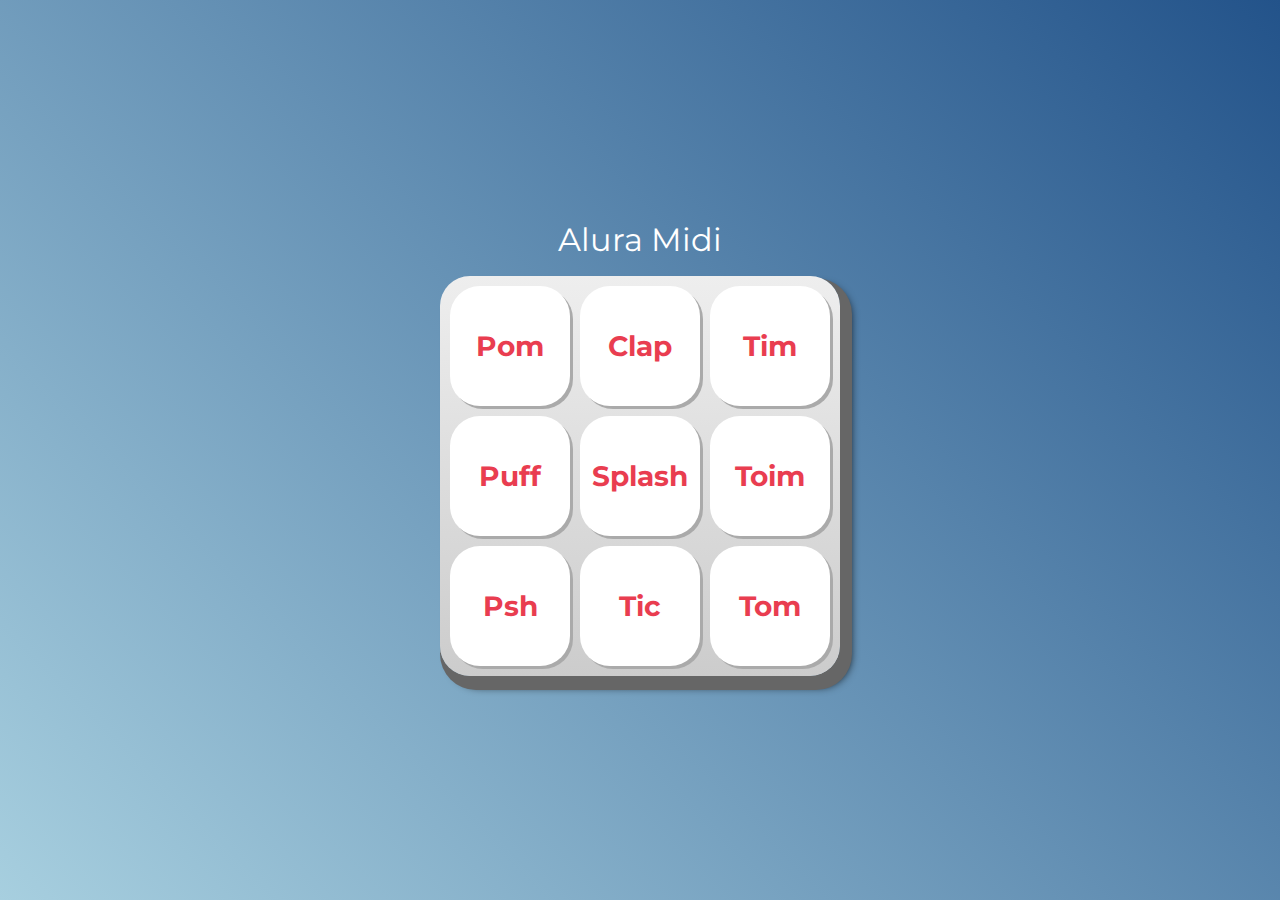
<file: Alura midi/index.html>
<!DOCTYPE html>
<html lang="pt-BR">
<head>
    <meta charset="UTF-8">
    <meta http-equiv="X-UA-Compatible" content="IE=edge">
    <meta name="viewport" content="width=device-width, initial-scale=1.0">

    <title>Alura MIDI</title>

    <link rel="preconnect" href="https://fonts.googleapis.com">
    <link rel="preconnect" href="https://fonts.gstatic.com" crossorigin>
    <link href="https://fonts.googleapis.com/css2?family=Montserrat:wght@500;600&display=swap" rel="stylesheet">

    <link rel="icon" type="image/png" href="images/bateria.png">
    <link rel="stylesheet" href="css/reset.css">
    <link rel="stylesheet" href="css/estilos.css">

</head>
<body>

    <h1>Alura Midi</h1>

    <section class="teclado">
        <button class="tecla tecla_pom">Pom</button>
        <button class="tecla tecla_clap">Clap</button>
        <button class="tecla tecla_tim">Tim</button>

        <button class="tecla tecla_puff">Puff</button>  
        <button class="tecla tecla_splash">Splash</button>
        <button class="tecla tecla_toim">Toim</button>

        <button class="tecla tecla_psh">Psh</button>
        <button class="tecla tecla_tic">Tic</button>
        <button class="tecla tecla_tom">Tom</button>
    </section>

    <audio src="sounds/keyq.wav" id="som_tecla_pom"></audio>
    <audio src="sounds/keyw.wav" id="som_tecla_clap"></audio>
    <audio src="sounds/keye.wav" id="som_tecla_tim"></audio>
    <audio src="sounds/keya.wav" id="som_tecla_puff"></audio>
    <audio src="sounds/keys.wav" id="som_tecla_splash"></audio>
    <audio src="sounds/keyd.wav" id="som_tecla_toim"></audio>
    <audio src="sounds/keyz.wav" id="som_tecla_psh"></audio>
    <audio src="sounds/keyx.wav" id="som_tecla_tic"></audio>
    <audio src="sounds/keyc.wav" id="som_tecla_tom"></audio>

    <script src="main.js"></script>
</body>
</html>
</file>
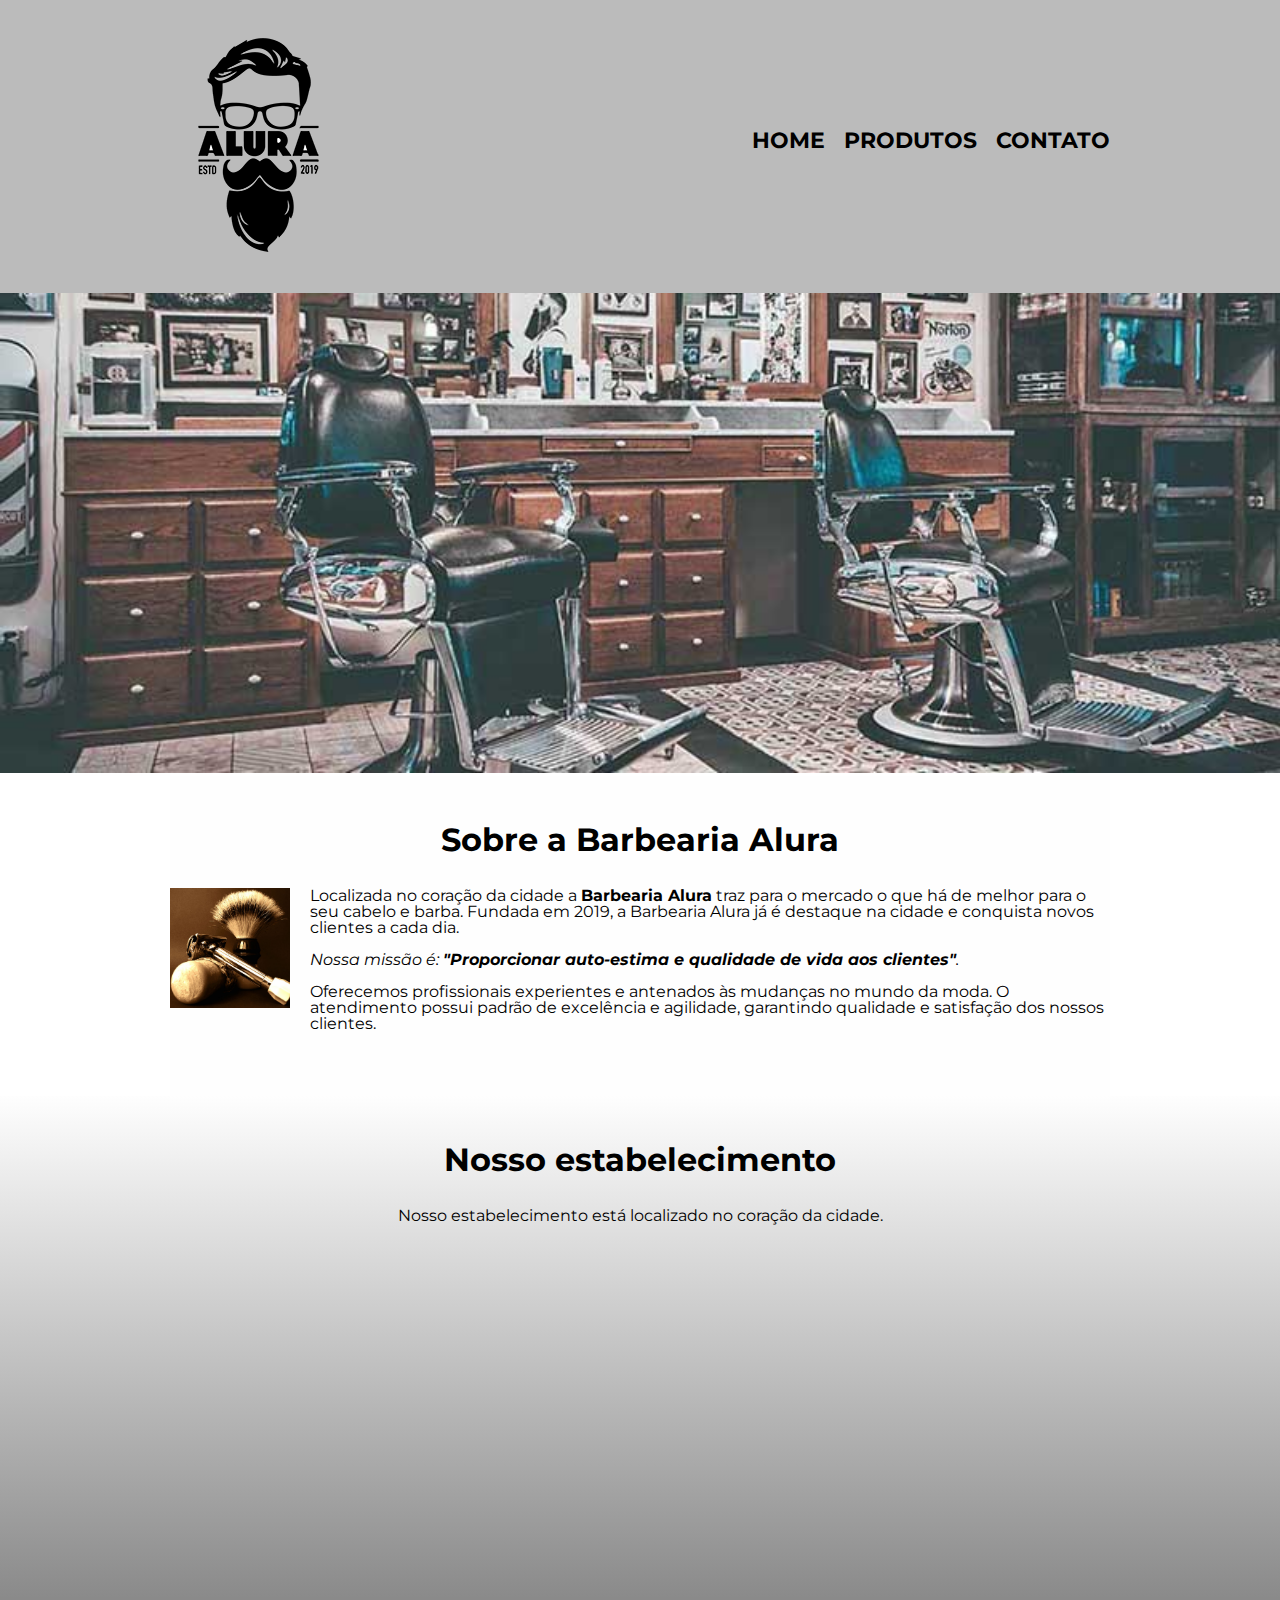
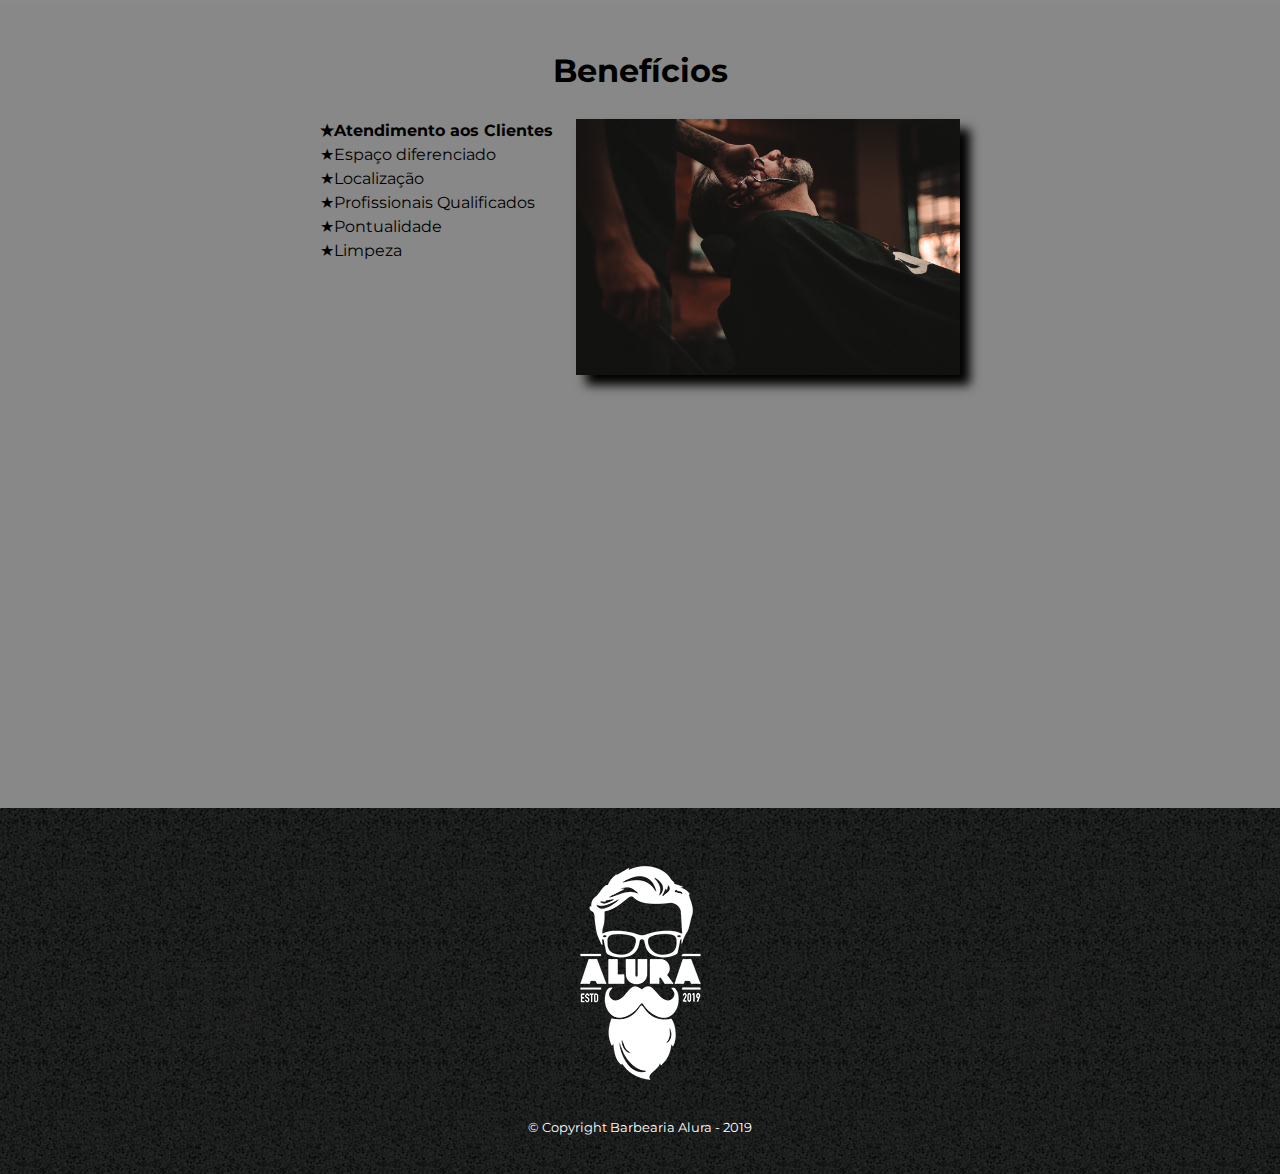
<file: HTML e CSS/HTML e CSS parte 1 crie uma pagina web/index.html>
<!DOCTYPE html>
<html lang="pt-br">
	<head>
		<meta charset="UTF-8">
		<meta http-equiv="X-UA-Compatible" content="IE=edge">
    	<meta name="viewport" content="width=device-width initial-scale=1.0">
		<title>Barbearia Alura</title>

		<link rel="stylesheet" href="reset.css">
		<link rel="stylesheet" href="style.css">
		<link href="https://fonts.googleapis.com/css?family=Montserrat&display=swap" rel="stylesheet">
	</head>

	<body>
		<header>
			<div class="caixa">
				<h1><img src="logo.png"></h1>

				<nav>
					<ul>
						<li><a href="index.html">Home</a></li>
						<li><a href="produtos.html">Produtos</a></li>
						<li><a href="contato.html">Contato</a></li>
					</ul>
				</nav>
			</div>
		</header>

		<img class="banner" src="banner.jpg">

		<main>
			<section class="principal">
				<h2 class="titulo-principal">Sobre a Barbearia Alura</h2>

				<img class="utensilios" src="utensilios.jpg" alt="Utensilios de um barbeiro.">
		 
				<p>Localizada no coração da cidade a <strong>Barbearia Alura</strong> traz para o mercado o que há de melhor para o seu cabelo e barba. Fundada em 2019, a Barbearia Alura já é destaque na cidade e conquista novos clientes a cada dia.</p>

				<p id="missao"><em>Nossa missão é: <strong>"Proporcionar auto-estima e qualidade de vida aos clientes"</strong>.</em></p>

				<p>Oferecemos profissionais experientes e antenados às mudanças no mundo da moda. O atendimento possui padrão de excelência e agilidade, garantindo qualidade e satisfação dos nossos clientes.</p>
			</section>

			<section class="mapa">
				<h3 class="titulo-principal">Nosso estabelecimento</h3>
				<p>Nosso estabelecimento está localizado no coração da cidade.</p>
				<div class="mapa-conteudo">
					<iframe src="https://www.google.com/maps/embed?pb=!1m18!1m12!1m3!1d3656.448598130907!2d-46.634653385542414!3d-23.588239368469353!2m3!1f0!2f0!3f0!3m2!1i1024!2i768!4f13.1!3m3!1m2!1s0x94ce5a2b2ed7f3a1%3A0xab35da2f5ca62674!2sCaelum%20-%20Escola%20de%20Tecnologia!5e0!3m2!1spt-BR!2sbr!4v1580916426151!5m2!1spt-BR!2sbr" width="100%" height="300" frameborder="0" style="border:0;" allowfullscreen=""></iframe>
				</div>

			</section>

			<section class="beneficios">
				<h3 class="titulo-principal">Benefícios</h3>

				<div class="conteudo-beneficios">
					<ul class="lista-beneficios">
						<li class="itens">Atendimento aos Clientes</li>
						<li class="itens">Espaço diferenciado</li>
						<li class="itens">Localização</li>
						<li class="itens">Profissionais Qualificados</li>
						<li class="itens">Pontualidade</li>
						<li class="itens">Limpeza</li>
					</ul><img src="beneficios.jpg" class="imagem-beneficios">
				</div>

				<div class="video">
					<iframe width="100%" height="315" src="https://www.youtube.com/embed/wcVVXUV0YUY" frameborder="0" allow="accelerometer; autoplay; encrypted-media; gyroscope; picture-in-picture" allowfullscreen></iframe>
				</div>
			</section>
		</main>

		<footer>
			<img src="logo-branco.png">
			<p class="copyright">&copy; Copyright Barbearia Alura - 2019</p>
		</footer>
	</body>
</html>
</file>
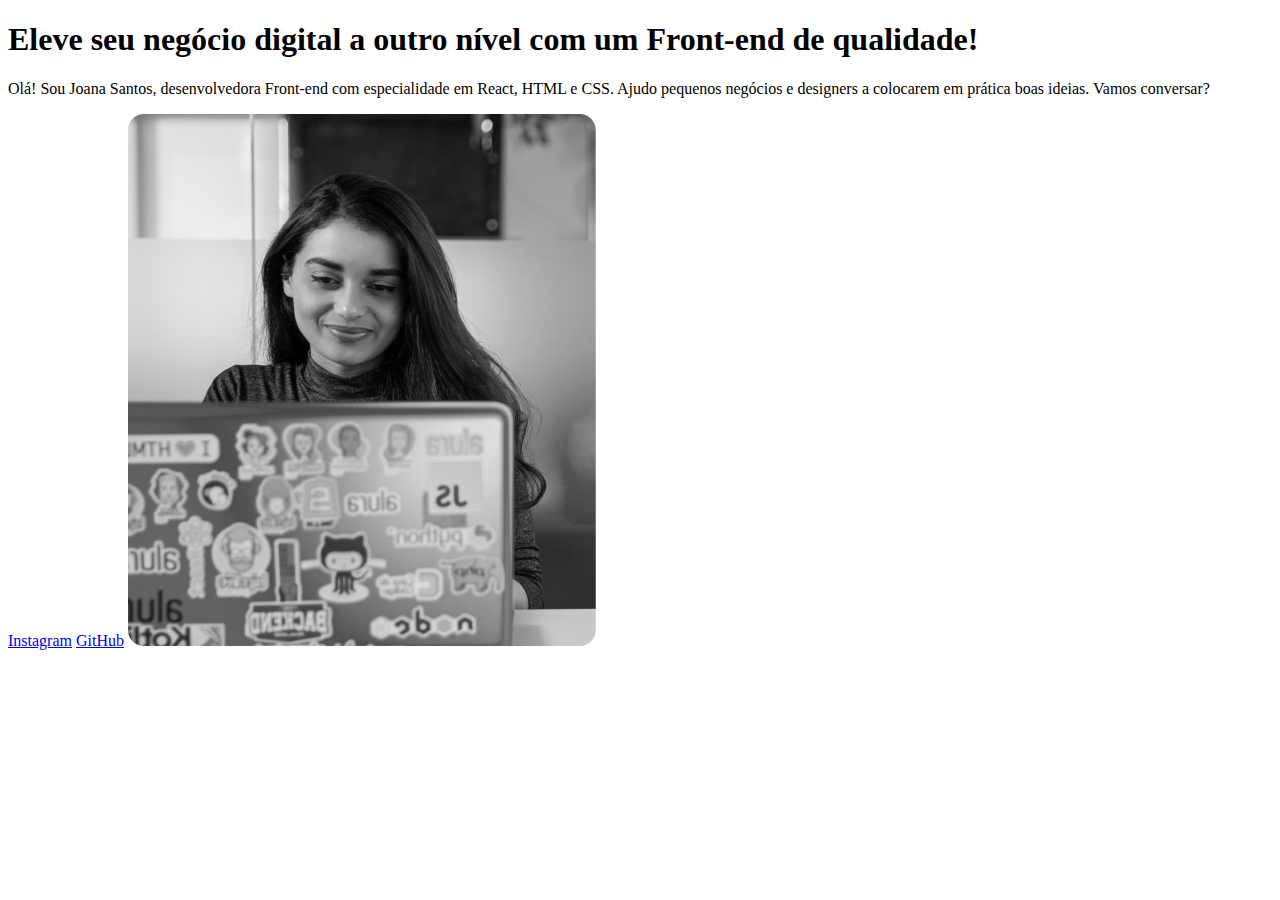
<file: HTML e CSS/HTML e CSS: ambiente, arquivos e tags/index.html>
<!DOCTYPE html>
<html lang="pt-br">
<head>
    <meta charset="UTF-8">
    <meta http-equiv="X-UA-Compatible" content="IE=edge">
    <meta name="viewport" content="width=device-width, initial-scale=1.0">
    <title>Portifólio</title>
</head>
<body>
    <header></header>
    <main>
        <h1>Eleve seu negócio digital a outro nível <strong>com um Front-end de qualidade!</strong></h1>
        <p>Olá! Sou Joana Santos, desenvolvedora Front-end com especialidade em React, HTML e CSS. Ajudo pequenos negócios e designers a colocarem em prática boas ideias. Vamos conversar?</p>
        <a href="https://www.instagram.com/?hl=pt-br">Instagram</a>
        <a href="https://github.com">GitHub</a>
        <img src="imagem.png" alt="Foto da Joana Santos programando">
    </main>
    <footer></footer>
</body>
</html>
</file>
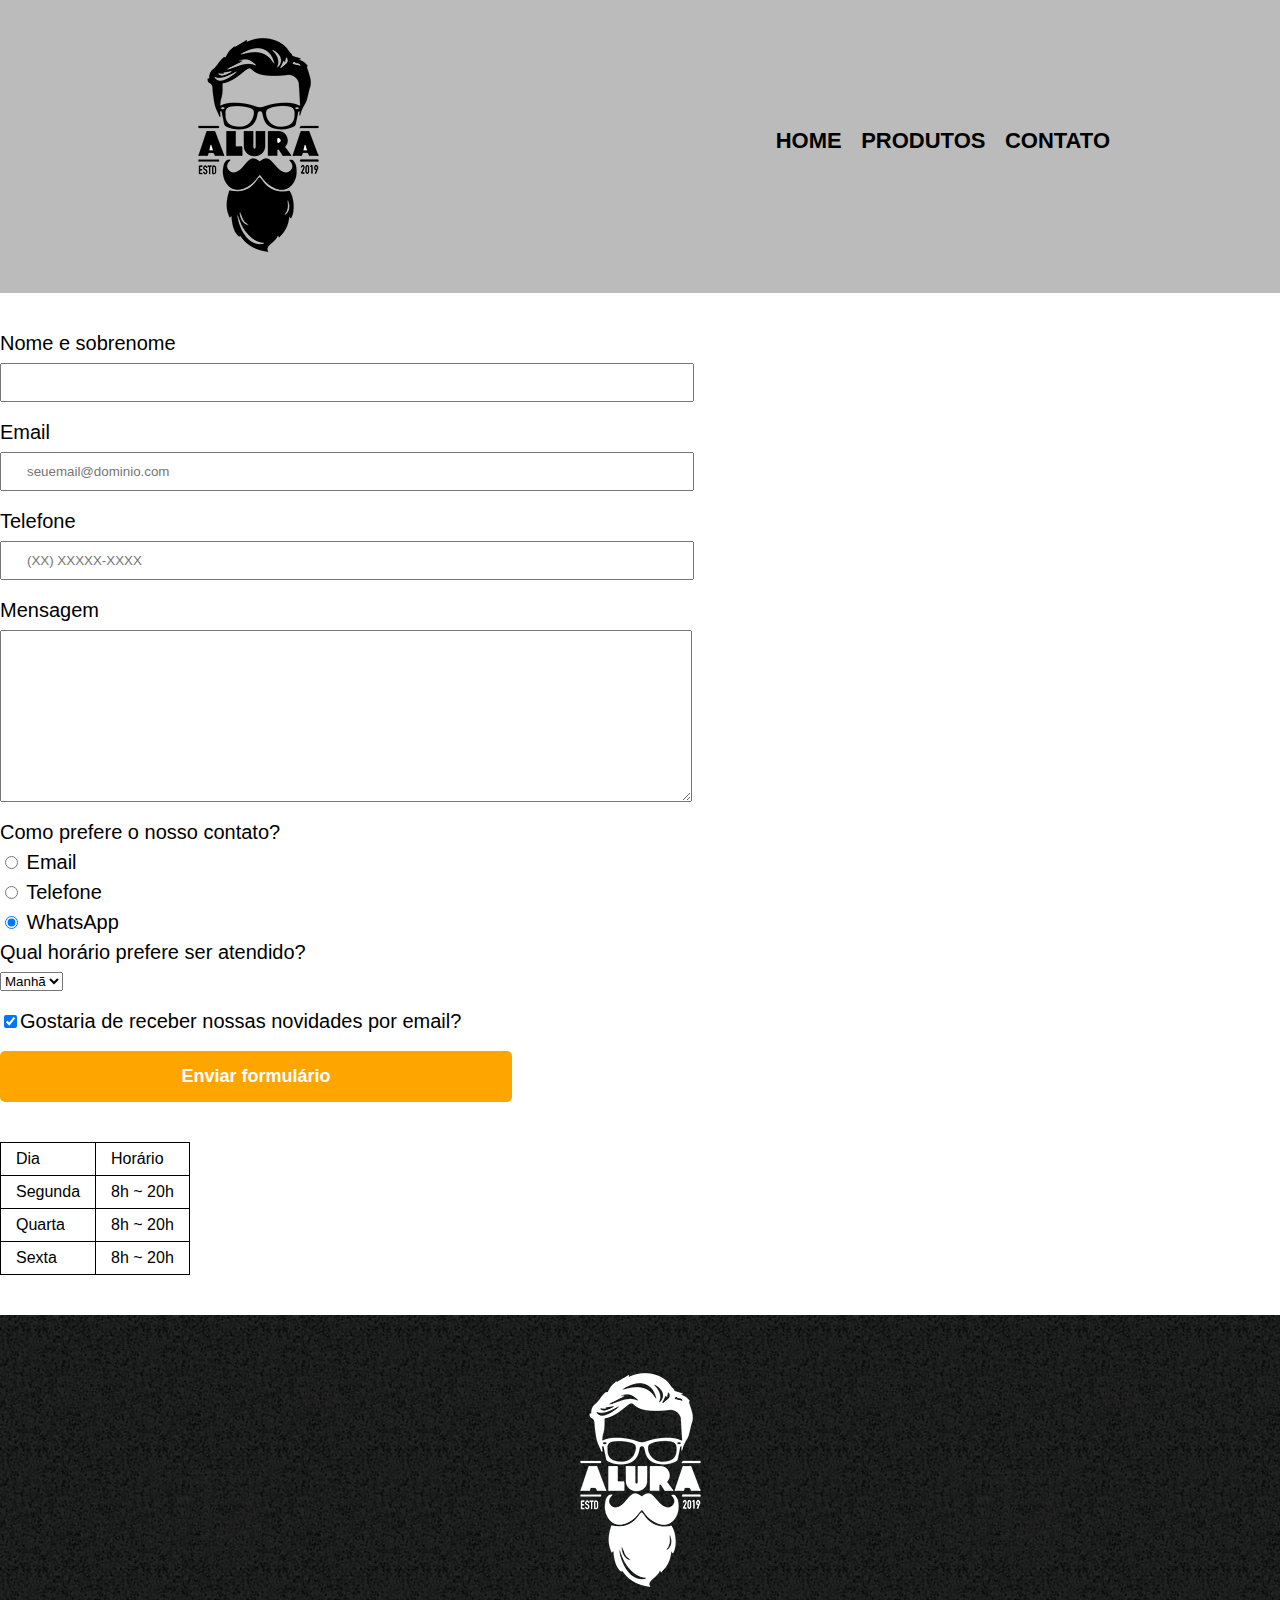
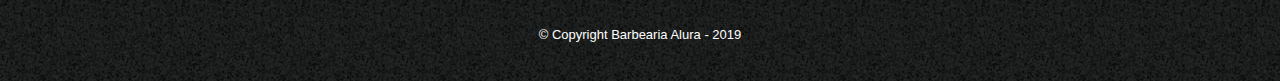
<file: HTML e CSS/HTML e CSS parte 1 crie uma pagina web/contato.html>
<!DOCTYPE html>
<html>
	<head>
		<meta charset="UTF-8">
		<meta http-equiv="X-UA-Compatible" content="IE=edge">
    	<meta name="viewport" content="width=device-width, initial-scale=1.0">
		<title>Contato - Barbearia Alura</title>

		<link rel="stylesheet" href="reset.css">
		<link rel="stylesheet" href="style.css">
	</head>
	<body>
		<header>
			<div class="caixa">
				<h1><img src="logo.png" alt="Logo da Barbearia Alura"></h1>

				<nav>
					<ul>
						<li><a href="index.html">Home</a></li>
						<li><a href="produtos.html">Produtos</a></li>
						<li><a href="contato.html">Contato</a></li>
					</ul>
				</nav>
			</div>
		</header>

		<main>
			<form>
				<label for="nomesobrenome">Nome e sobrenome</label>
				<input type="text" id="nomesobrenome" class="input-padrao" required>

				<label for="email">Email</label>
				<input type="email" id="email" class="input-padrao" required placeholder="seuemail@dominio.com">

				<label for="telefone">Telefone</label>
				<input type="tel" id="telefone" class="input-padrao" required placeholder="(XX) XXXXX-XXXX">

				<label for="mensagem">Mensagem</label>
				<textarea cols="70" rows="10" id="mensagem" class="input-padrao" required></textarea>

				<fieldset>
					<legend>Como prefere o nosso contato?</legend>
					<label for="radio-email"><input type="radio" name="contato" value="email" id="radio-email"> Email</label>
					
					<label for="radio-telefone"><input type="radio" name="contato" value="telefone" id="radio-telefone"> Telefone</label>
					
					<label for="radio-whatsapp"><input type="radio" name="contato" value="whatsapp" id="radio-whatsapp" checked> WhatsApp</label>
				</fieldset>

				<fieldset>
					<legend>Qual horário prefere ser atendido?</legend>
					<select>
						<option>Manhã</option>
						<option>Tarde</option>
						<option>Noite</option>
					</select>
				</fieldset>

				<label class="checkbox"><input type="checkbox" checked>Gostaria de receber nossas novidades por email?</label>

				<input type="submit" value="Enviar formulário" class="enviar">
			</form>

			<table>
				<tr>
					<td>Dia</td>
					<td>Horário</td>
				</tr>
				<tr>
					<td>Segunda</td>
					<td>8h ~ 20h</td>
				</tr>
				<tr>
					<td>Quarta</td>
					<td>8h ~ 20h</td>
				</tr>
				<tr>
					<td>Sexta</td>
					<td>8h ~ 20h</td>
				</tr>
			</table>
		</main>

		<footer>
			<img src="logo-branco.png" alt="Logo da Barbearia Alura">
			<p class="copyright">&copy; Copyright Barbearia Alura - 2019</p>
		</footer>
	</body>
</html>
</file>
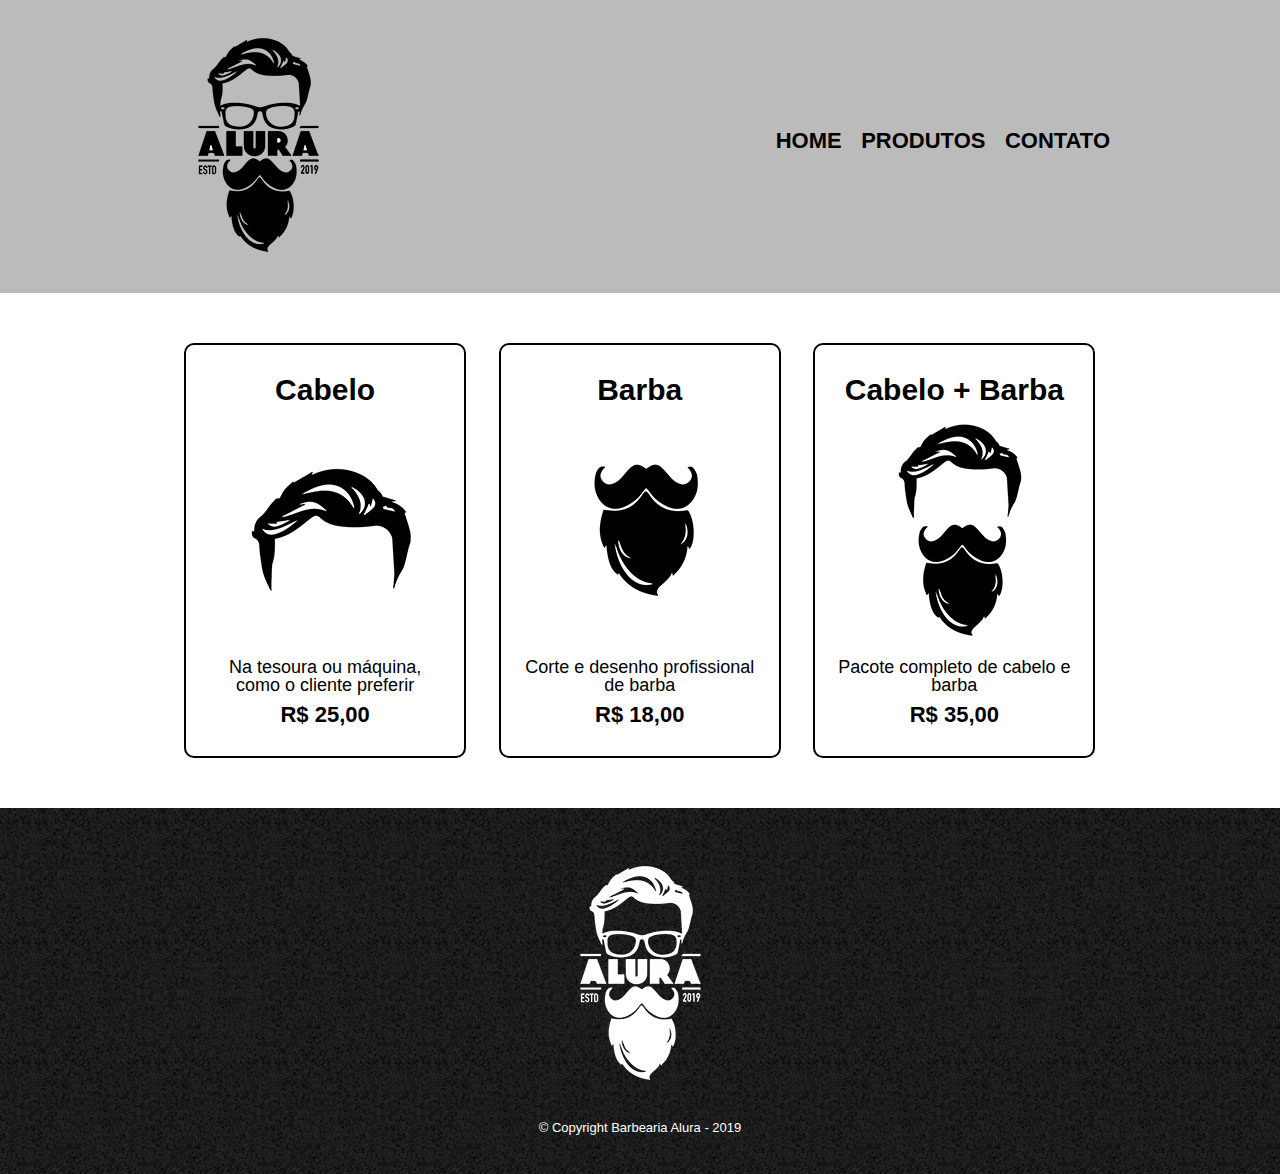
<file: HTML e CSS/HTML e CSS parte 1 crie uma pagina web/produtos.html>
<!DOCTYPE html>
<html>
	<head>
		<meta charset="UTF-8">
		<meta http-equiv="X-UA-Compatible" content="IE=edge">
    	<meta name="viewport" content="width=device-width, initial-scale=1.0">
		<title>Produtos - Barbearia Alura</title>

		<link rel="stylesheet" href="reset.css">
		<link rel="stylesheet" href="style.css">
	</head>
	<body>
		<header>
			<div class="caixa">
				<h1><img src="logo.png"></h1>

				<nav>
					<ul>
						<li><a href="index.html">Home</a></li>
						<li><a href="produtos.html">Produtos</a></li>
						<li><a href="contato.html">Contato</a></li>
					</ul>
				</nav>
			</div>
		</header>

		<main>
			<ul class="produtos">
				<li>
					<h2>Cabelo</h2>
					<img src="cabelo.jpg">
					<p class="produto-descricao">Na tesoura ou máquina, como o cliente preferir</p>
					<p class="produto-preco">R$ 25,00</p>
				</li>
				<li>
					<h2>Barba</h2>
					<img src="barba.jpg">
					<p class="produto-descricao">Corte e desenho profissional de barba</p>
					<p class="produto-preco">R$ 18,00</p>
				</li>
				<li>
					<h2>Cabelo + Barba</h2>
					<img src="cabelo+barba.jpg">
					<p class="produto-descricao">Pacote completo de cabelo e barba</p>
					<p class="produto-preco">R$ 35,00</p>
				</li>
			</ul>
		</main>

		<footer>
			<img src="logo-branco.png">
			<p class="copyright">&copy; Copyright Barbearia Alura - 2019</p>
		</footer>
	</body>
</html>
</file>
<file: Alura midi/css/estilos.css>
:root {
  --cinza: #aaa;
  --vermelha: #e93d50;
  --vermelha-escura: #af303f;
  --branca: #fff;
  --luz: rgb(229, 255, 0);
}

body {
  align-items: center;
  background: linear-gradient(45deg, #a7cfdf 0%,#23538a 100%);
  display: flex;
  justify-content: center;
  flex-direction: column;
  font-family: 'Montserrat', sans-serif;
  min-height: 100vh;
}

h1 {
  color: var(--branca);
  margin-bottom: 20px;
  font-size: 2rem;
}

.teclado {
  background: linear-gradient(to bottom, #eeeeee 0%,#cccccc 100%);
  box-shadow: 6px 8px 0 6px #666, 10px 10px 10px #000;
  border-radius: 30px;
  display: grid;
  gap: 10px;
  grid-template-columns: repeat(3, 1fr);
  padding: 10px;
}

.tecla {
  background-color: var(--branca);
  border-radius: 30px;
  box-shadow: 3px 3px 0 var(--cinza);
  color: var(--vermelha);
  cursor: pointer;
  height: 120px;
  font-size: 1.75em;
  font-weight: bold;
  line-height: 120px;
  text-align: center;
  width: 120px;
}

.tecla.ativa,
.tecla:active {
  background-color: var(--vermelha);
  border: 4px solid  var(--vermelha);
  box-shadow: 3px 3px 0 var(--vermelha-escura) inset;
  color: var(--branca);
  outline: none;
}

.tecla.focus,
.tecla:focus {
  outline: none;
  box-shadow: 1px 1px 10px var(--luz);
}

.tecla.active:focus,
.tecla:active:focus {
  box-shadow: 3px 3px 0 var(--vermelha-escura) inset, 1px 1px 10px var(--luz);
}
</file>
<file: HTML e CSS/HTML e CSS parte 1 crie uma pagina web/style.css>
body{
	font-family: 'Montserrat', sans-serif;
}

header {
	background: #BBBBBB;
	padding: 20px 0;
}

.caixa {
	position: relative;
	width: 940px;
	margin: 0 auto;
}

nav {
	position: absolute;
	top: 110px;
	right: 0;
}

nav li {
	display: inline;
	margin: 0 0 0 15px;
}

nav a {
	text-transform: uppercase;
	color: #000000;
	font-weight: bold;
	font-size: 22px;
	text-decoration: none;
}

nav a:hover {
	color: #C78C19;
	text-decoration: underline;
}

.produtos {
	width: 940px;
	margin: 0 auto;
	padding: 50px 0;
}

.produtos li {
	display: inline-block;
	text-align: center;
	width: 30%;
	vertical-align: top;
	margin: 0 1.5%;
	padding: 30px 20px;
	box-sizing: border-box;
	border: 2px solid #000000;
	border-radius: 10px;
}

.produtos li:hover {
	border-color: #C78C19;
}

.produtos li:active {
	border-color: #088C19;	
}

.produtos li:hover h2 {
	font-size: 34px;
}

.produtos h2 {
	font-size: 30px;
	font-weight: bold;
}

.produto-descricao {
	font-size: 18px;
}

.produto-preco {
	font-size: 22px;
	font-weight: bold;
	margin-top: 10px;
}

footer {
	text-align: center;
	background: url("bg.jpg");
	padding: 40px 0;
}

.copyright {
	color: #FFFFFF;
	font-size: 13px;
	margin: 20px 0 0;
}

main {
}

form {
	margin: 40px 0;
}

form label, form legend {
	display:block;
	font-size: 20px;
	margin: 0 0 10px;
}

.input-padrao {
	display: block;
	margin: 0 0 20px;
	padding: 10px 25px;
	width: 50%;
}

.checkbox {
	margin: 20px 0;
}

.enviar {
	width:40%;
	padding: 15px 0;
	background: orange;
	color: white;
	font-weight: bold;
	font-size: 18px;
	border: none;
	border-radius: 5px;
	transition: 1s all;
	cursor: pointer;
}

.enviar:hover {
	background: darkorange;
	transform: scale(1.2);
}

table {
	margin: 20px 0 40px;
}

thead {
	background: #555555;
	color: white;
	font-weight: bold;
}

td, th {
	border: 1px solid #000000;
	padding: 8px 15px;
}


/* css da página inicial */
.banner {
	width:100%;
}

.titulo-principal {
	text-align: center;
	font-size: 2em;
	margin: 0 0 1em;
	clear: left;
	font-weight: bold;
}

.principal {
	padding: 3em 0;
	background: #FEFEFE;
	width: 940px;
	margin: 0 auto;

}

.principal p {
	margin: 0 0 1em;
}

.principal strong {
	font-weight: bold;
}

.principal em {
	font-style: italic;
}

.utensilios {
	width: 120px;
	float: left;
	margin: 0 20px 20px 0;
}

.mapa {
	padding: 3em 0;
	background:linear-gradient(#FEFEFE,#888888);
}

.mapa-conteudo {
	width: 940px;
	margin: 0 auto;
 }

.mapa p {
	margin: 0 0 2em;
	text-align: center;
	
}

.beneficios {
	padding: 3em 0;
	background: #888888;
}

.conteudo-beneficios {
	width: 640px;
	margin: 0 auto;
}

.lista-beneficios {
	width: 40%;
	display: inline-block;
	vertical-align: top;
}

.itens {
	line-height: 1.5em;
}

.itens:first-child {
	font-weight: bold;
}

.itens:before {
	content: "★"
}

.imagem-beneficios {
	width: 60%;
	opacity: 1;
	transition: 400ms;
	box-shadow: 10px 10px 10px #000000;
}

.imagem-beneficios:hover {
	opacity: 0.3;
}

.video {
	width: 560px;
	margin: 2em auto;
}

@media screen and (max-width: 480px) {
	.caixa, .principal, .conteudo-beneficios, .mapa-conteudo, .video {
		width: auto;
	}

	h1 {
		text-align: center;
	}

	nav {
		position: static;
	}

	.lista-beneficios, .imagem-beneficios {
		width: 100%;
	}
}
</file>
